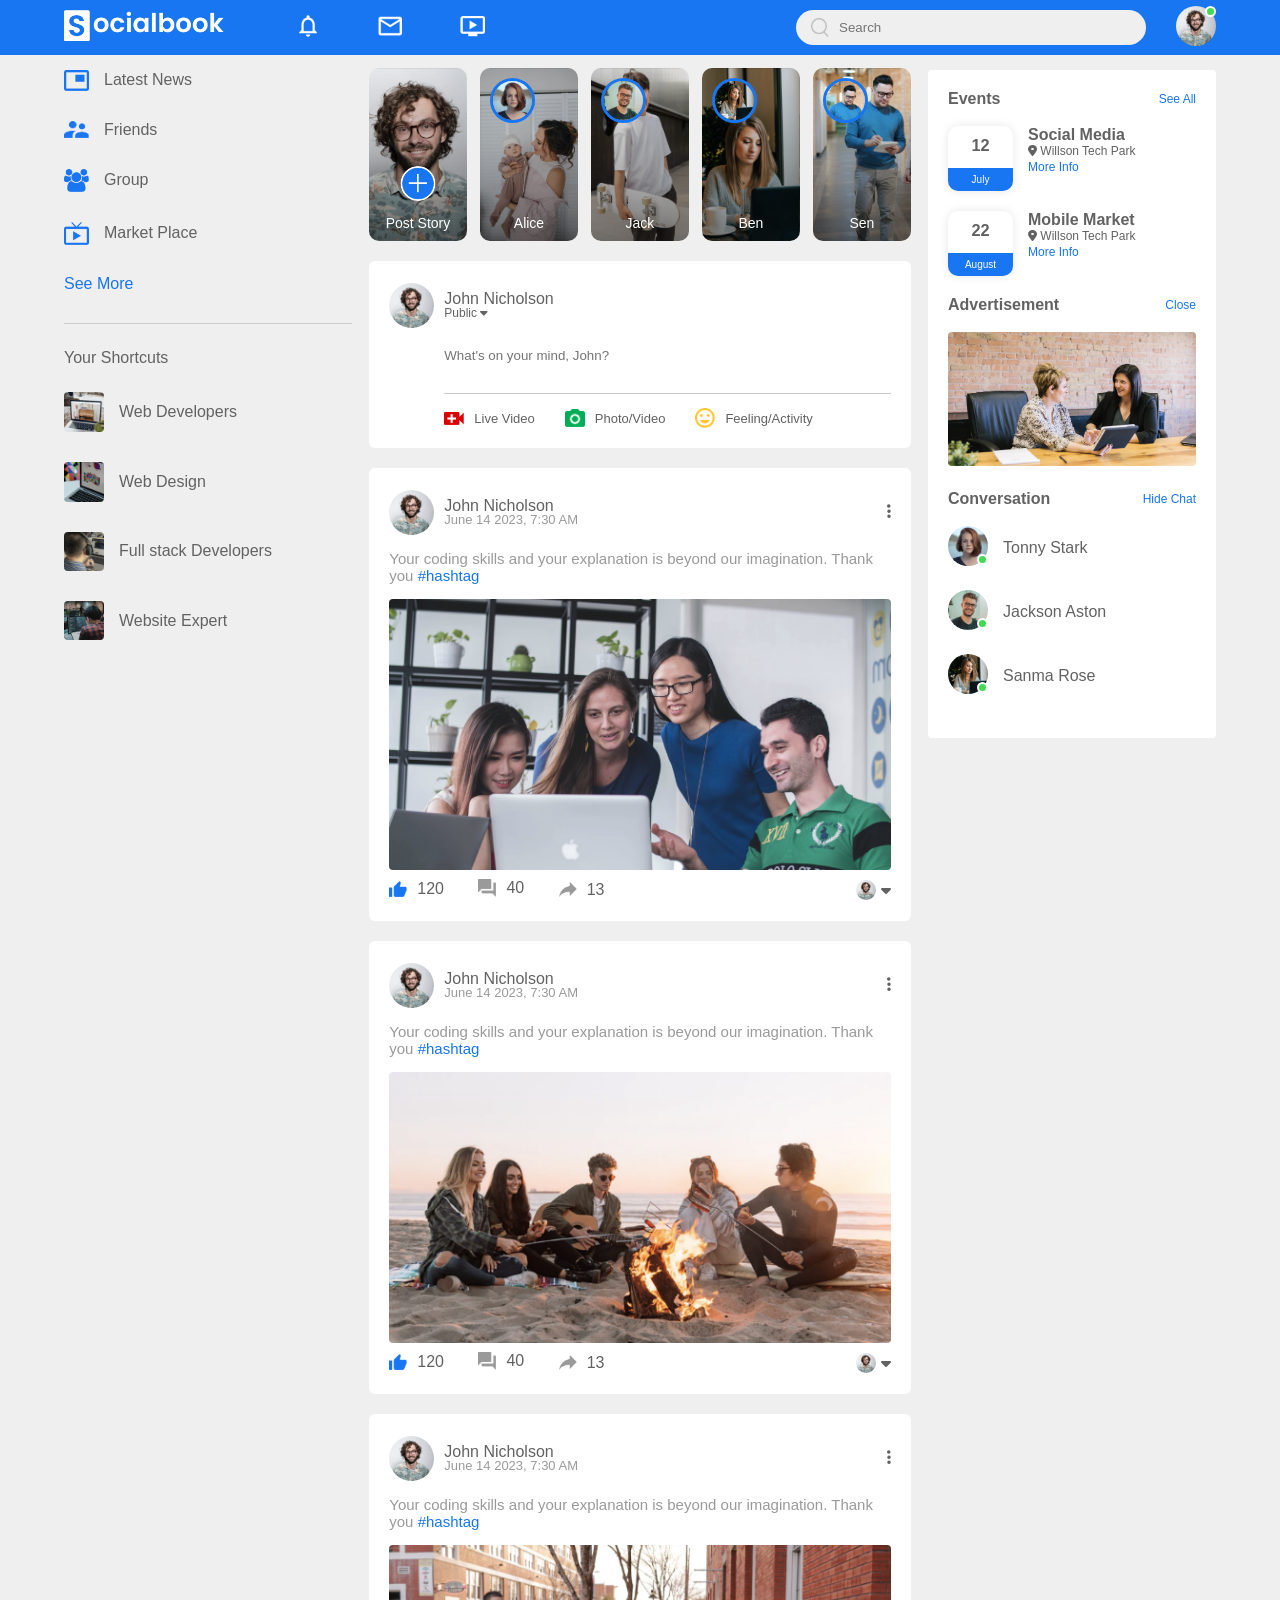
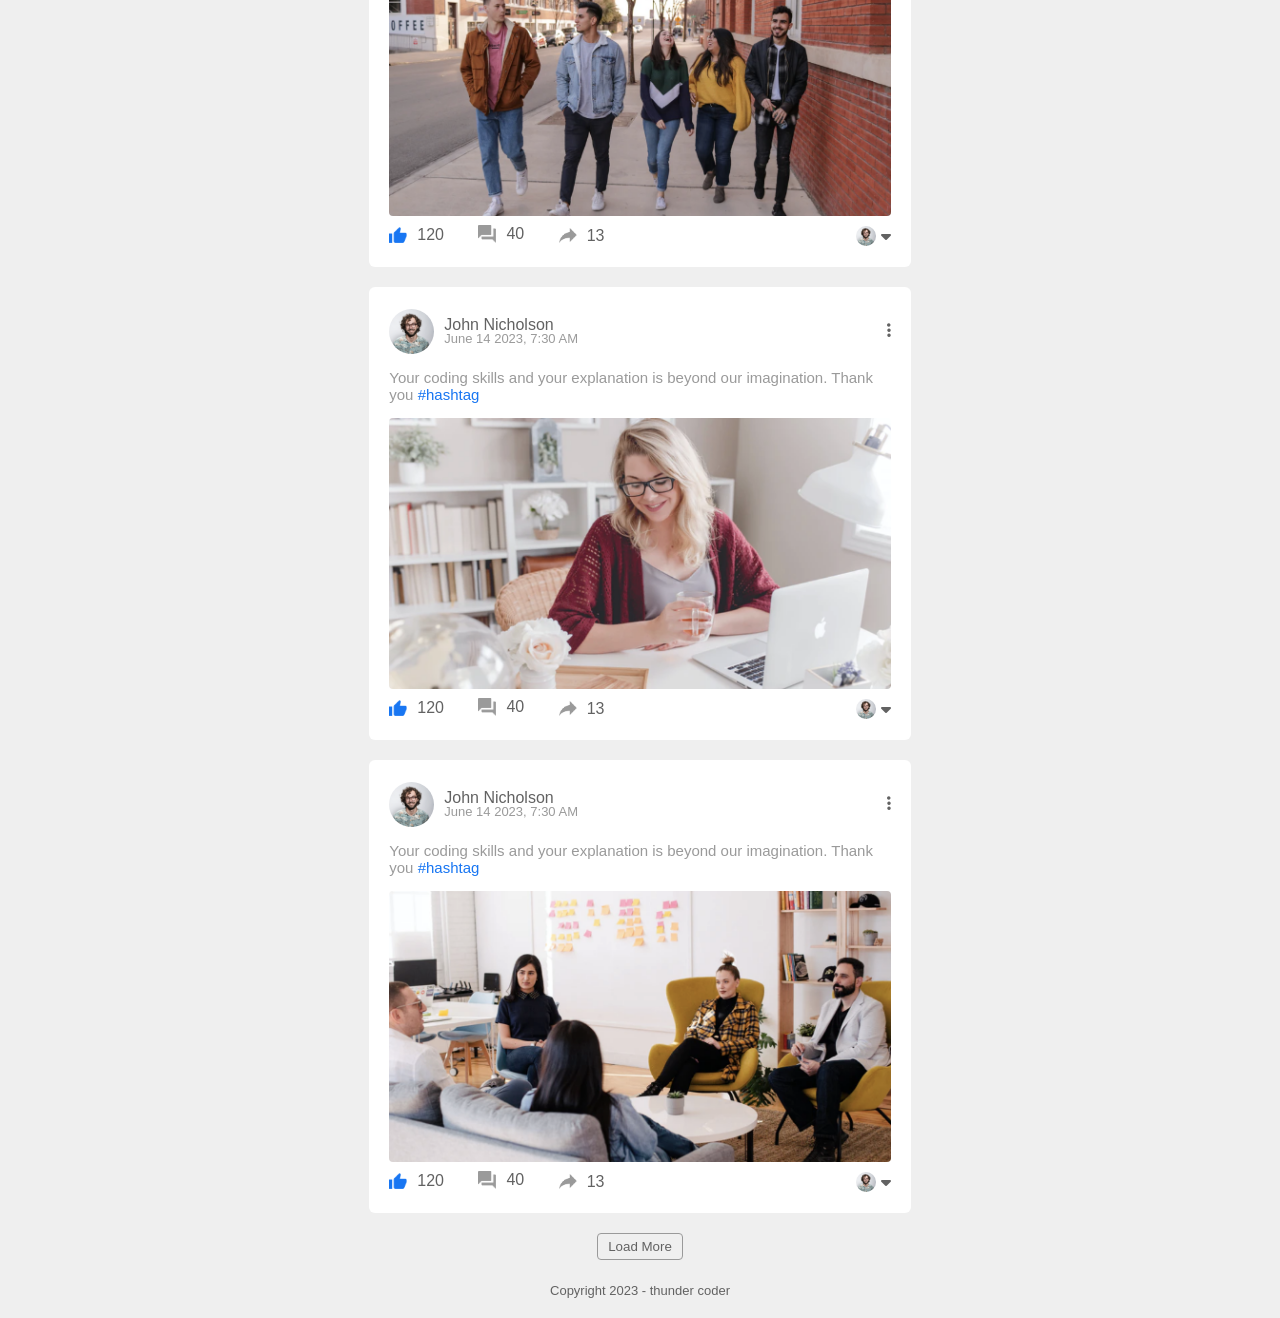
<file: index.html>
<!DOCTYPE html>
<html lang="en">
  <head>
    <meta charset="UTF-8" />
    <meta name="viewport" content="width=device-width, initial-scale=1.0" />
    <title>Social Book</title>
    <link rel="stylesheet" href="css/style.css" />
    <link
      rel="stylesheet"
      href="https://cdnjs.cloudflare.com/ajax/libs/font-awesome/6.5.1/css/all.min.css"
    />
  </head>
  <body>
    <nav>
      <div class="nav-left">
        <a href="index.html">
        <img src="images/logo.png" class="logo" />
      </a>
        <ul>
          <li><img src="images/notification.png" /></li>
          <li><img src="images/inbox.png" /></li>
          <li><img src="images/video.png" /></li>
        </ul>
      </div>

      <div class="nav-right">
        <div class="search-box">
          <img src="images/search.png" />
          <input type="text" placeholder="Search" />
        </div>
        <div class="nav-user-icon online" onclick="settingsMenuToggle()">
          <img src="images/profile-pic.png" alt="" />
        </div>
      </div>
      <!----------------------       side menu       --------------- -->
      <div class="settings-menu">
        <div id="dark-btn">
            <span></span>
        </div>



        <div class="setting-menu-inner">
          <div class="user-profile">
            <img src="images/profile-pic.png" />
            <div>
              <p>John Nicholson</p>
              <a href="profile.html">See your profile</a>
            </div>
          </div>
          <hr>
          <div class="user-profile">
            <img src="images/feedback.png" />
            <div>
              <p>Give Feedback</p>
              <a href="#">Help us to improve it</a>
            </div>
          </div>
          <hr>
          <div class="setting-links">
            <img src="images/setting.png" class="settings-icon">
            <a href="#">Setting & Peivacy <img src="images/arrow.png" width="10px"></a>
          </div>
          <div class="setting-links">
            <img src="images/help.png" class="settings-icon">
            <a href="#">Help & Support <img src="images/arrow.png" width="10px"></a>
          </div>
          <div class="setting-links">
            <img src="images/display.png" class="settings-icon">
            <a href="#">Display & Accesibility <img src="images/arrow.png" width="10px"></a>
          </div>
          <div class="setting-links">
            <img src="images/logout.png" class="settings-icon">
            <a href="#">Logout <img src="images/arrow.png" width="10px"></a>
          </div>
        </div>
      </div>
    </nav>

    <div class="container">
      <!-------------------- left-slidebar --------------->
      <div class="left-slidebar">
        <div class="imp-links">
          <a href="#"><img src="images/news.png" /> Latest News</a>
          <a href="#"><img src="images/friends.png" />Friends</a>
          <a href="#"><img src="images/group.png" />Group</a>
          <a href="#"><img src="images/watch.png" /> Market Place</a>
          <a href="#">See More</a>
        </div>
        <div class="shortcut-link">
          <p>Your Shortcuts</p>
          <a href="#"><img src="images/shortcut-1.png" />Web Developers </a>
          <a href="#"><img src="images/shortcut-2.png" />Web Design </a>
          <a href="#"
            ><img src="images/shortcut-3.png" />Full stack Developers</a
          >
          <a href="#"><img src="images/shortcut-4.png" />Website Expert </a>
        </div>
      </div>

      <!-------------------- main-content --------------->
      <div class="main-content">
        <div class="story-gallery">
          <div class="story story1">
            <img src="images/upload.png" />
            <p>Post Story</p>
          </div>

          <div class="story story2">
            <img src="images/member-1.png" />
            <p>Alice</p>
          </div>

          <div class="story story3">
            <img src="images/member-2.png" />
            <p>Jack</p>
          </div>

          <div class="story story4">
            <img src="images/member-3.png" />
            <p>Ben</p>
          </div>

          <div class="story story5">
            <img src="images/member-4.png" />
            <p>Sen</p>
          </div>
        </div>

        <div class="write-post-container">
          <div class="user-profile">
            <img src="images/profile-pic.png" />
            <div>
              <p>John Nicholson</p>
              <small>Public <i class="fa fa-caret-down"></i></small>
            </div>
          </div>

          <div class="post-input-container">
            <textarea
              rows="3"
              placeholder="What's on your mind, John?"
            ></textarea>

            <div class="add-post-links">
              <a href="#"><img src="images/live-video.png" />Live Video</a>
              <a href="#"><img src="images/photo.png" />Photo/Video</a>
              <a href="#"><img src="images/feeling.png" />Feeling/Activity</a>
            </div>
          </div>
        </div>

        <div class="post-container">
          <div class="post-row">
            <div class="user-profile">
              <img src="images/profile-pic.png" />
              <div>
                <p>John Nicholson</p>
                <span>June 14 2023, 7:30 AM</span>
              </div>
            </div>
            <a href="#"><i class="fa fa-ellipsis-v"></i></a>
          </div>
          <p class="post-text">
            Your coding skills and your explanation is beyond our imagination.
            Thank you <a href="#">#hashtag</a>
          </p>
          <img src="images/feed-image-1.png" class="post-img" />

          <div class="post-row">
            <div class="activity-icons">
              <div><img src="images/like-blue.png" />120</div>
              <div><img src="images/comments.png" />40</div>
              <div><img src="images/share.png" />13</div>
            </div>
            <div class="post-profile-icon">
              <img src="images/profile-pic.png" alt="" />
              <i class="fa fa-caret-down"></i>
            </div>
          </div>
        </div>

        <div class="post-container">
          <div class="post-row">
            <div class="user-profile">
              <img src="images/profile-pic.png" />
              <div>
                <p>John Nicholson</p>
                <span>June 14 2023, 7:30 AM</span>
              </div>
            </div>
            <a href="#"><i class="fa fa-ellipsis-v"></i></a>
          </div>
          <p class="post-text">
            Your coding skills and your explanation is beyond our imagination.
            Thank you <a href="#">#hashtag</a>
          </p>
          <img src="images/feed-image-2.png" class="post-img" />

          <div class="post-row">
            <div class="activity-icons">
              <div><img src="images/like-blue.png" />120</div>
              <div><img src="images/comments.png" />40</div>
              <div><img src="images/share.png" />13</div>
            </div>
            <div class="post-profile-icon">
              <img src="images/profile-pic.png" alt="" />
              <i class="fa fa-caret-down"></i>
            </div>
          </div>
        </div>

        <div class="post-container">
          <div class="post-row">
            <div class="user-profile">
              <img src="images/profile-pic.png" />
              <div>
                <p>John Nicholson</p>
                <span>June 14 2023, 7:30 AM</span>
              </div>
            </div>
            <a href="#"><i class="fa fa-ellipsis-v"></i></a>
          </div>
          <p class="post-text">
            Your coding skills and your explanation is beyond our imagination.
            Thank you <a href="#">#hashtag</a>
          </p>
          <img src="images/feed-image-3.png" class="post-img" />

          <div class="post-row">
            <div class="activity-icons">
              <div><img src="images/like-blue.png" />120</div>
              <div><img src="images/comments.png" />40</div>
              <div><img src="images/share.png" />13</div>
            </div>
            <div class="post-profile-icon">
              <img src="images/profile-pic.png" alt="" />
              <i class="fa fa-caret-down"></i>
            </div>
          </div>
        </div>

        <div class="post-container">
          <div class="post-row">
            <div class="user-profile">
              <img src="images/profile-pic.png" />
              <div>
                <p>John Nicholson</p>
                <span>June 14 2023, 7:30 AM</span>
              </div>
            </div>
            <a href="#"><i class="fa fa-ellipsis-v"></i></a>
          </div>
          <p class="post-text">
            Your coding skills and your explanation is beyond our imagination.
            Thank you <a href="#">#hashtag</a>
          </p>
          <img src="images/feed-image-4.png" class="post-img" />

          <div class="post-row">
            <div class="activity-icons">
              <div><img src="images/like-blue.png" />120</div>
              <div><img src="images/comments.png" />40</div>
              <div><img src="images/share.png" />13</div>
            </div>
            <div class="post-profile-icon">
              <img src="images/profile-pic.png" alt="" />
              <i class="fa fa-caret-down"></i>
            </div>
          </div>
        </div>

        <div class="post-container">
          <div class="post-row">
            <div class="user-profile">
              <img src="images/profile-pic.png" />
              <div>
                <p>John Nicholson</p>
                <span>June 14 2023, 7:30 AM</span>
              </div>
            </div>
            <a href="#"><i class="fa fa-ellipsis-v"></i></a>
          </div>
          <p class="post-text">
            Your coding skills and your explanation is beyond our imagination.
            Thank you <a href="#">#hashtag</a>
          </p>
          <img src="images/feed-image-5.png" class="post-img" />

          <div class="post-row">
            <div class="activity-icons">
              <div><img src="images/like-blue.png" />120</div>
              <div><img src="images/comments.png" />40</div>
              <div><img src="images/share.png" />13</div>
            </div>
            <div class="post-profile-icon">
              <img src="images/profile-pic.png" alt="" />
              <i class="fa fa-caret-down"></i>
            </div>
          </div>
        </div>

        <button type="button" class="load-more-btn">Load More</button>
      </div>

      <!-------------------- right-slidebar --------------->
      <div class="right-slidebar">
        <div class="sidebar-title">
          <h4>Events</h4>
          <a href="#">See All</a>
        </div>

        <div class="event">
          <div class="left-event">
            <h3>12</h3>
            <span>July</span>
          </div>

          <div class="right-event">
            <h4>Social Media</h4>
            <p><i class="fa-solid fa-location-dot"></i> Willson Tech Park</p>
            <a href="#">More Info</a>
          </div>
        </div>
        <div class="event">
          <div class="left-event">
            <h3>22</h3>
            <span>August</span>
          </div>

          <div class="right-event">
            <h4>Mobile Market</h4>
            <p><i class="fa-solid fa-location-dot"></i> Willson Tech Park</p>
            <a href="#">More Info</a>
          </div>
        </div>
        <div class="sidebar-title">
          <h4>Advertisement</h4>
          <a href="#">Close</a>
        </div>
        <img src="images/advertisement.png" class="sidebar-ads" />

        <div class="sidebar-title">
          <h4>Conversation</h4>
          <a href="#">Hide Chat</a>
        </div>

        <div class="online-list">
          <div class="online">
            <img src="images/member-1.png" />
          </div>
          <p>Tonny Stark</p>
        </div>

        <div class="online-list">
          <div class="online">
            <img src="images/member-2.png" />
          </div>
          <p>Jackson Aston</p>
        </div>
        <div class="online-list">
          <div class="online">
            <img src="images/member-3.png" />
          </div>
          <p>Sanma Rose</p>
        </div>
      </div>
    </div>

    <div class="footer">
      <p>Copyright 2023 - thunder coder</p>
    </div>

<script src="script.js"></script>
</body>
</html>
</file>
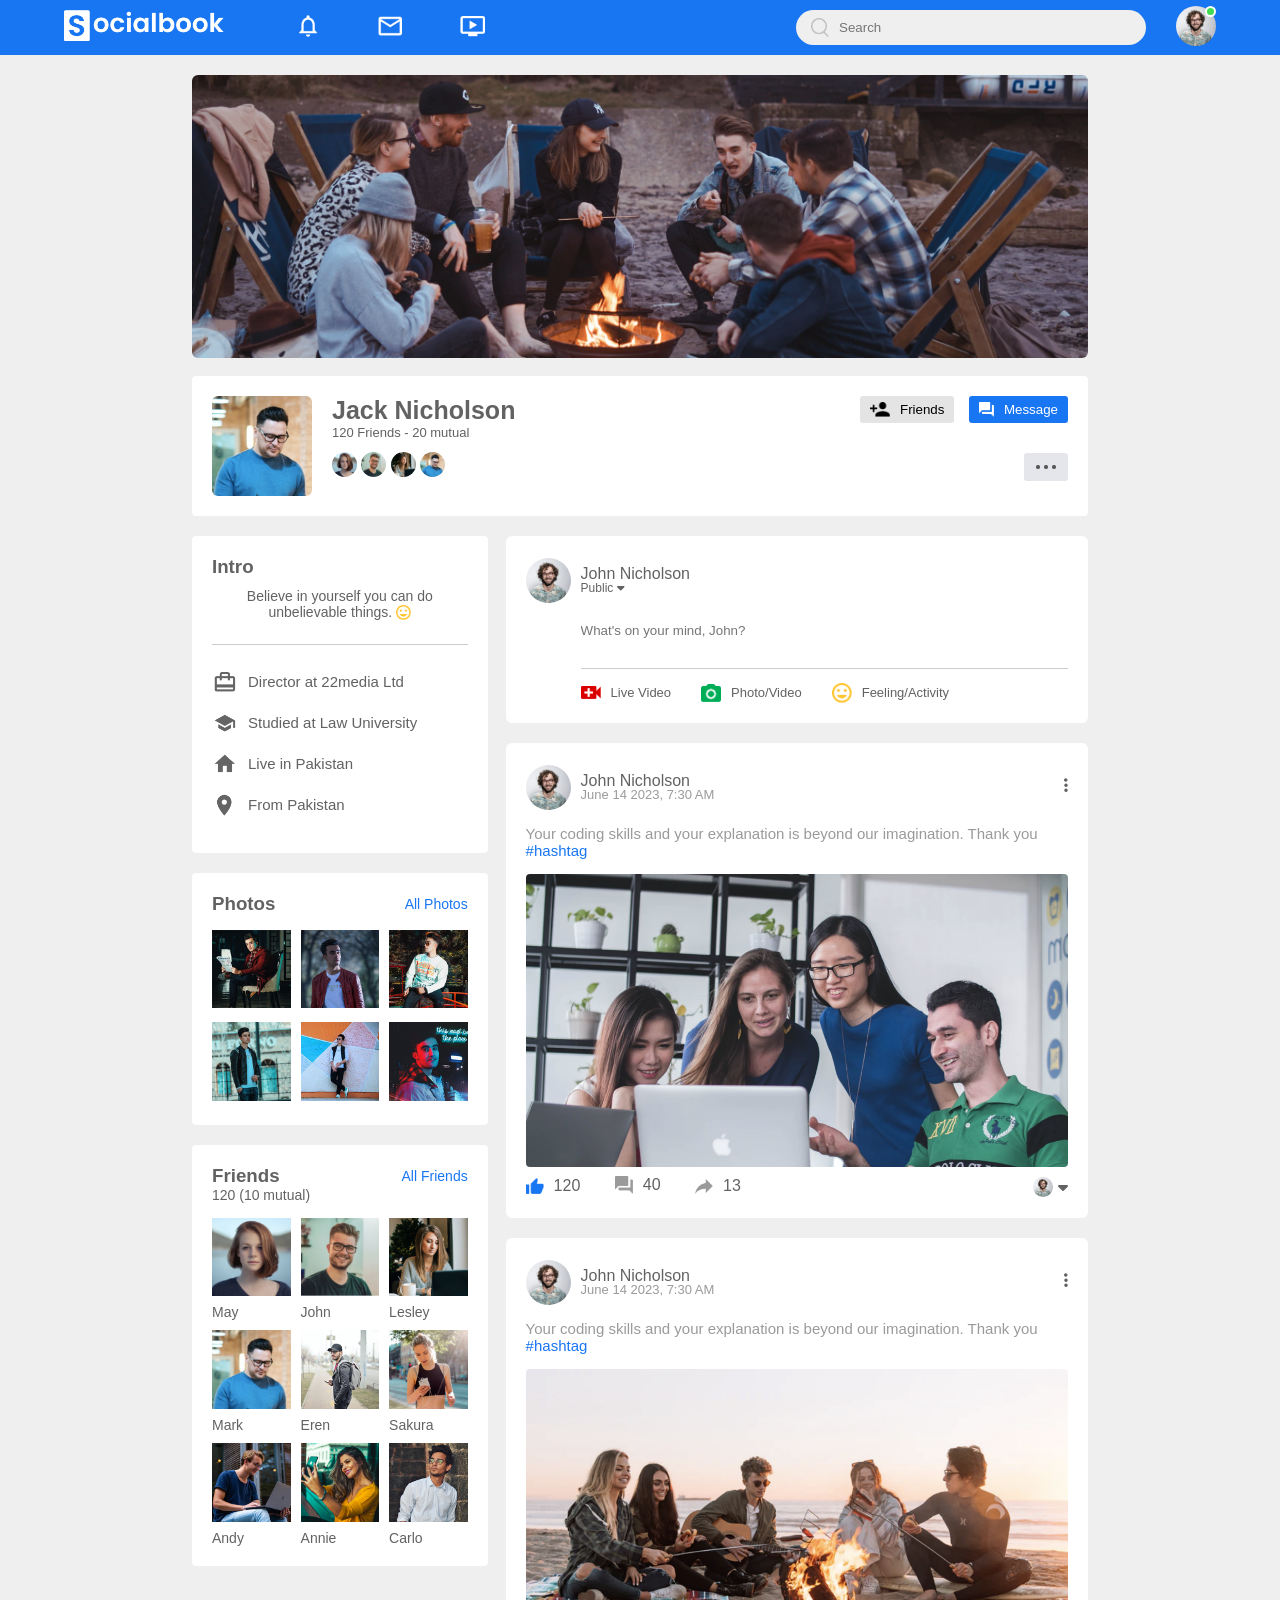
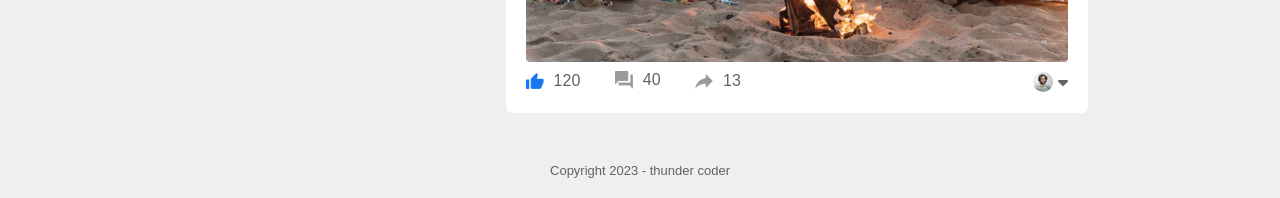
<file: profile.html>
<!DOCTYPE html>
<html lang="en">
  <head>
    <meta charset="UTF-8" />
    <meta name="viewport" content="width=device-width, initial-scale=1.0" />
    <title>Social Book</title>
    <link rel="stylesheet" href="css/style.css">
    <link rel="stylesheet" href="css/profile.css">
    <link
      rel="stylesheet"
      href="https://cdnjs.cloudflare.com/ajax/libs/font-awesome/6.5.1/css/all.min.css"
    />
  </head>
  <body>
    <nav>
      <div class="nav-left">
        <a href="index.html">
        <img src="images/logo.png" class="logo" />
      </a>
        <ul>
          <li><img src="images/notification.png" /></li>
          <li><img src="images/inbox.png" /></li>
          <li><img src="images/video.png" /></li>
        </ul>
      </div>

      <div class="nav-right">
        <div class="search-box">
          <img src="images/search.png" />
          <input type="text" placeholder="Search" />
        </div>
        <div class="nav-user-icon online" onclick="settingsMenuToggle()">
          <img src="images/profile-pic.png" alt="" />
        </div>
      </div>
      <!----------------------       side menu       --------------- -->
      <div class="settings-menu">
        <div id="dark-btn">
            <span></span>
        </div>



        <div class="setting-menu-inner">
          <div class="user-profile">
            <img src="images/profile-pic.png" />
            <div>
              <p>John Nicholson</p>
              <a href="profile.html">See your profile</a>
            </div>
          </div>
          <hr>
          <div class="user-profile">
            <img src="images/feedback.png" />
            <div>
              <p>Give Feedback</p>
              <a href="#">Help us to improve it</a>
            </div>
          </div>
          <hr>
          <div class="setting-links">
            <img src="images/setting.png" class="settings-icon">
            <a href="#">Setting & Peivacy <img src="images/arrow.png" width="10px"></a>
          </div>
          <div class="setting-links">
            <img src="images/help.png" class="settings-icon">
            <a href="#">Help & Support <img src="images/arrow.png" width="10px"></a>
          </div>
          <div class="setting-links">
            <img src="images/display.png" class="settings-icon">
            <a href="#">Display & Accesibility <img src="images/arrow.png" width="10px"></a>
          </div>
          <div class="setting-links">
            <img src="images/logout.png" class="settings-icon">
            <a href="#">Logout <img src="images/arrow.png" width="10px"></a>
          </div>
        </div>
      </div>
    </nav>

    <!------------         profile page           --------------- -->

    <div class="profile-container">
        <img src="images/cover.png" class="cover-img">
        <div class="profile-detail">
            <div class="pd-left">
                <div class="pd-row">
                    <img src="images/profile.png" class="pd-img">
                    <div>
                        <h3>Jack Nicholson</h3>
                        <p>120 Friends - 20 mutual</p>
                        <img src="images/member-1.png">
                        <img src="images/member-2.png">
                        <img src="images/member-3.png">
                        <img src="images/member-4.png">
                        
                    </div>
                </div>
            </div>
            <div class="pd-right">

              <button type="button"><img src="images/add-friends.png" alt=""> Friends</button>
              <button type="button"><img src="images/message.png" alt=""> Message</button>

              <br>
              <a href="#"><img src="images/more.png"></a>

            </div>
        </div>

        <div class="profile-info">
          <div class="info-col">

            <div class="profile-intro">
              <h3>Intro</h3>
              <p class="intro-text">Believe in yourself you can do unbelievable things.
                <img src="images/feeling.png">
              </p>
              <hr>
              <ul>
                <li><img src="images/profile-job.png"> Director at 22media Ltd</li>
                <li><img src="images/profile-study.png"> Studied at Law University</li>
                <li><img src="images/profile-home.png"> Live in Pakistan</li>
                <li><img src="images/profile-location.png"> From Pakistan</li>
              </ul>
            </div>

            <div class="profile-intro">
              <div class="title-box">
                <h3>Photos</h3>
              <a href="#">All Photos</a>
              </div>
              
              <div class="photo-box">
                <div><img src="images/photo1.png"></div>
                <div><img src="images/photo2.png"></div>
                <div><img src="images/photo3.png"></div>
                <div><img src="images/photo4.png"></div>
                <div><img src="images/photo5.png"></div>
                <div><img src="images/photo6.png"></div>
              </div>
            </div>

            <div class="profile-intro">
              <div class="title-box">
                <h3>Friends</h3>
              <a href="#">All Friends</a>
              </div>
              <p>120 (10 mutual)</p>
              
              <div class="friends-box">
                <div><img src="images/member-1.png"><p>May</p></div>
                <div><img src="images/member-2.png"><p>John</p></div>
                <div><img src="images/member-3.png"><p>Lesley</p></div>
                <div><img src="images/member-4.png"><p>Mark</p></div>
                <div><img src="images/member-5.png"><p>Eren</p></div>
                <div><img src="images/member-6.png"><p>Sakura</p></div>
                <div><img src="images/member-7.png"><p>Andy</p></div>
                <div><img src="images/member-8.png"><p>Annie</p></div>
                <div><img src="images/member-9.png"><p>Carlo</p></div>
              </div>
            </div>



          </div>

          <div class="post-col">
            <div class="write-post-container">
              <div class="user-profile">
                <img src="images/profile-pic.png" />
                <div>
                  <p>John Nicholson</p>
                  <small>Public <i class="fa fa-caret-down"></i></small>
                </div>
              </div>
    
              <div class="post-input-container">
                <textarea
                  rows="3"
                  placeholder="What's on your mind, John?"
                ></textarea>
    
                <div class="add-post-links">
                  <a href="#"><img src="images/live-video.png" />Live Video</a>
                  <a href="#"><img src="images/photo.png" />Photo/Video</a>
                  <a href="#"><img src="images/feeling.png" />Feeling/Activity</a>
                </div>
              </div>
            </div>

            <div class="post-container">
              <div class="post-row">
                <div class="user-profile">
                  <img src="images/profile-pic.png" />
                  <div>
                    <p>John Nicholson</p>
                    <span>June 14 2023, 7:30 AM</span>
                  </div>
                </div>
                <a href="#"><i class="fa fa-ellipsis-v"></i></a>
              </div>
              <p class="post-text">
                Your coding skills and your explanation is beyond our imagination.
                Thank you <a href="#">#hashtag</a>
              </p>
              <img src="images/feed-image-1.png" class="post-img" />
    
              <div class="post-row">
                <div class="activity-icons">
                  <div><img src="images/like-blue.png" />120</div>
                  <div><img src="images/comments.png" />40</div>
                  <div><img src="images/share.png" />13</div>
                </div>
                <div class="post-profile-icon">
                  <img src="images/profile-pic.png" alt="" />
                  <i class="fa fa-caret-down"></i>
                </div>
              </div>
            </div>
    
            <div class="post-container">
              <div class="post-row">
                <div class="user-profile">
                  <img src="images/profile-pic.png" />
                  <div>
                    <p>John Nicholson</p>
                    <span>June 14 2023, 7:30 AM</span>
                  </div>
                </div>
                <a href="#"><i class="fa fa-ellipsis-v"></i></a>
              </div>
              <p class="post-text">
                Your coding skills and your explanation is beyond our imagination.
                Thank you <a href="#">#hashtag</a>
              </p>
              <img src="images/feed-image-2.png" class="post-img" />
    
              <div class="post-row">
                <div class="activity-icons">
                  <div><img src="images/like-blue.png" />120</div>
                  <div><img src="images/comments.png" />40</div>
                  <div><img src="images/share.png" />13</div>
                </div>
                <div class="post-profile-icon">
                  <img src="images/profile-pic.png" alt="" />
                  <i class="fa fa-caret-down"></i>
                </div>
              </div>
            </div>
    
            
            
          </div>
        </div>





    </div>

    

    <div class="footer">
      <p>Copyright 2023 - thunder coder</p>
    </div>

<script src="script.js"></script>
</body>
</html>
</file>
<file: css/style.css>
:root{
    --online:#41db51;
    --heavy-text:#626262;
    --body-color:#efefef;
    --secondary:#1876f2;
    --primary:#efefef;
    --bg-color:#fff;

    --nav-color:#1876f2;
    --body-color:#efefef;
    --bgg-color:#fff;
    
}
.dark-theme{
    --nav-color:#000;
    --body-color:#0a0a0a;
    --bgg-color:#000;
}



*{
    padding: 0;
    margin: 0;
    box-sizing: border-box;
    font-family: "Poppins",sans-serif;
}
body{
    background: var(--body-color);
    transition: background 0.5s;
}


     /* \\\\\\\\\\\\\\\\\        NAVBAR        \\\\\\\\\\\\\\\\\\\\\\ */  



 nav{
    display: flex;
    align-items: center;
    justify-content: space-between;
    background: var(--nav-color);
    padding: 5px 5%;
    position: sticky;
    top: 0;
    z-index: 100;
}
.logo{
    width: 160px;
    margin-right: 45px;
}
.nav-left,.nav-right{
    display: flex;
    align-items: center;
}
.nav-left ul li{
    list-style: none;
    display: inline-block;
}
.nav-left ul li img{
    width: 28px;
    margin: 0 25px;
}
.nav-user-icon{
    margin-left: 30px;
}
.nav-user-icon img{
    width: 40px;
    border-radius: 50%;
    cursor: pointer;
}
.search-box{
    background: var(--primary);
    width: 350px;
    border-radius: 20px;
    display: flex;
    align-items: center;
    padding: 0 15px;
}
.search-box img{
    width: 18px;
}
.search-box input{
    width: 100%;
    background: transparent;
    padding: 10px;
    outline: none;
    border: 0;
}
.online{
    position: relative;
}
.online::after{
    content: '';
    width: 7px;
    height: 7px;
    border: 2px solid #fff;
    border-radius: 50%;
    background: var(--online);
    position: absolute;
    top: 0;
    right: 0;
}

    /*\\\\\\\\\\\\\\\               MAIN          \\\\\\\\\\\\\\\\\\\\\\\\ */


.container{
    display: flex;
    justify-content: space-between;
    padding: 13px 5%;
}
.left-slidebar{
    flex-basis: 25%;
    position: sticky;
    top: 70px;
    align-self: flex-start;
    
}
.right-slidebar{
    flex-basis: 25%;
    position: sticky;
    top: 70px;
    align-self: flex-start;
    background: var(--bgg-color);
    padding: 20px;
    border-radius: 4px;
    color: var(--heavy-text);
    
}
.main-content{
    flex-basis: 47%;
}
.imp-links a, .shortcut-link a{ 
   text-decoration: none;
   display: flex;
   align-items: center;
   margin-bottom: 30px;
   color: var(--heavy-text);
   width: fit-content;
}
.imp-links a img{
    width: 25px;
    margin-right: 15px;
}
.imp-links a:last-child{
    color: var(--secondary);
}
.imp-links{
    border-bottom:1px solid #ccc ;
}
.shortcut-link a img{
   width: 40px;
   border-radius: 4px;
   margin-right: 15px;
}
.shortcut-link p{
    margin: 25px 0;
    color: var(--heavy-text);
}

.sidebar-title{
    display: flex;
    align-items: center;
    justify-content: space-between;
    margin-bottom: 18px;
}
.right-slidebar h4{
    font-weight: 600;
    font-size: 16px;
}
.sidebar-title a{
    text-decoration: none;
    font-size: 12px;
    color: var(--secondary);
}
.event{
    display: flex;
    font-size: 14px;
    margin-bottom: 20px;
}
.left-event{
    border-radius: 10px;
    height: 65px;
    width: 65px;
    margin-right: 15px;
    padding-top: 10px;
    text-align: center;
    position: relative;
    overflow: hidden;
    box-shadow: 0 0 10px rgba(0,0,0,0.1);

}
.event p{
    font-size: 12px;
}
.event a{
    font-size: 12px;
    text-decoration: none;
    color: var(--secondary);
}
.left-event span{
    position: absolute;
    bottom: 0;
    left: 0;
    width: 100%;
    color: #fff;
    background: var(--secondary);
    font-size: 10px;
    padding: 6px 0;
}
.sidebar-ads{
    width: 100%;
    margin-bottom: 20px;
    border-radius: 4px;
}
.online-list{
    display: flex;
    align-items: center;
    margin-bottom: 20px;
}
.online-list .online img{
    width: 40px;
    border-radius: 50%;
}
.online-list .online{
    width: 40px;
    border-radius: 50%;
    margin-right: 15px;
}
.online-list .online::after{
    top: unset;
    bottom: 5px;
}



/*\\\\\\\\\\\\\\\\\\\\\      MAIN       \\\\\\\\\\\\\\\\\\\*/



.story-gallery{
    display: flex;
    justify-content: space-between;
    margin-bottom: 20px;
}
.story{
    flex-basis: 18%;
    padding-top: 32%;
    position: relative;
    background-position: center;
    background-size: cover;
    border-radius: 10px;
    

}
.story img{
    position: absolute;
    width: 45px;
    border-radius: 50%;
    border: 3px solid var(--secondary);
    top: 10px;
    left: 10px;
    
}
.story p{
    position: absolute;
    bottom: 10px;
    width: 100%;
    text-align: center;
    color: #fff;
    font-size: 14px;
}
.story1{
    background-image: linear-gradient(transparent, rgba(0,0,0,0.5)) ,url(../images/status-1.png);
}
.story2{
    background-image: linear-gradient(transparent, rgba(0,0,0,0.5)) ,url(../images/status-2.png);
}
.story3{
    background-image: linear-gradient(transparent, rgba(0,0,0,0.5)) ,url(../images/status-3.png);
}
.story4{
    background-image: linear-gradient(transparent, rgba(0,0,0,0.5)) ,url(../images/status-4.png);
}
.story5{
    background-image: linear-gradient(transparent, rgba(0,0,0,0.5)) ,url(../images/status-5.png);
}

.story.story1 img{
    top: unset;
    left: 50%;
    bottom: 40px;
    transform: translateX(-50%);
    width: 35px;
    border: 0;
}

.write-post-container{
    width: 100%;
    background: var(--bgg-color);
    border-radius: 6px;
    padding: 20px;
    columns: var(--heavy-text);
}
.user-profile:nth-child(1){
    margin-top: 2px;
}
.user-profile{
    display: flex;
    align-items: center;
}
.user-profile img{
    width: 45px;
    border-radius: 50%;
    margin-right: 10px;
}
.user-profile p{
    margin-bottom: -5px;
    font-weight: 500;
    color: var(--heavy-text);
    margin-right: 10px;
    
}
.user-profile small{
    font-size: 12px;
    color: var(--heavy-text);
}
.post-input-container{
    padding-left:55px;
    padding-top: 20px;
}
.post-input-container textarea{
    width: 100%;
    border: 0;
    outline: 0;
    border-bottom:1px solid #ccc;
    background: var(--bgg-color);
    resize: none;
}
.add-post-links{
    display: flex;
    margin-top: 10px;
}
.add-post-links a{
    text-decoration: none;
    display: flex;
    align-items: center;
    color: var(--heavy-text);
    margin-right: 30px;
    font-size: 13px;
}
.add-post-links a img{
    width: 20px;
    margin-right: 10px;
}
.post-container{
    width: 100%;
    background:var(--bgg-color);
    border-radius:6px;
    padding: 20px;
    margin: 20px 0;
    color: var(--heavy-text);
}
.user-profile span{
    font-size: 13px;
    color: #9a9a9a;
}
.post-text{
    color: #9a9a9a;
    margin: 15px 0;
    font-size: 15px;
}
.post-text a{
    text-decoration: none;
    color: var(--secondary);
}
.post-img{
    width: 100%;
    border-radius: 4px;
    margin-bottom: 5px;
}
.post-row{
    display: flex;
    align-items: center;
    justify-content: space-between;
}
.activity-icons div img{
    width: 18px;
    margin-right: 10px;
}
.activity-icons div{
    display: inline-flex;
    align-items: center;
    margin-right: 30px;
    cursor: pointer;
}
.post-profile-icon{
    display: flex;
    align-items: center;
}
.post-profile-icon img{
    width: 20px;
    border-radius: 50%;
    margin-right: 5px;
}
.post-row a{
    color: var(--heavy-text);
    
}
.load-more-btn{
    display: block;
    margin: auto;
    cursor: pointer;
    padding: 5px 10px;
    border: 1px solid #9a9a9a;
    color: var(--heavy-text);
    background: transparent;
    border-radius: 4px;
}

.footer{
    text-align: center;
    color: var(--heavy-text);
    padding: 10px 0 20px;
    font-size: 13px;
}


.settings-menu{
    position: absolute;
    width: 90%;
    max-width: 350px;
    background: var(--bgg-color);
    box-shadow: 0 0 10px rgb(0, 0,0,0.4);
    border-radius: 4px;
    overflow: hidden;
    top: 55px;
    right: 5%;
    max-height: 0;
    transition: max-height 0.5s;
}
.settings-menu p{
    color: var(--heavy-text);
}
.settings-menu-height{
   max-height: 450px;
}
.user-profile a{
    font-size: 12px;
    color: var(--secondary);
    text-decoration: none;
}
.setting-menu-inner{
    padding: 20px;
}
.settings-menu hr{
    border: 0;
    height: 1px;
    margin: 15px 0;
    background: #b8b6b6;

}

.setting-links{
    display: flex;
    align-items: center;
    margin: 15px 0;
}
.setting-links a{
    display: flex;
    flex: 1;
    align-items: center;
    justify-content: space-between;
    text-decoration: none;
    color: var(--heavy-text);

}
.setting-links .settings-icon{
    width: 38px;
    margin-right: 10px;
    border-radius: 50%;
}
#dark-btn{
    position: absolute;
    top: 20px;
    right: 20px;
    background: #ccc;
    width: 45px;
    border-radius: 15px;
    padding: 2px 3px;
    cursor: pointer;
    display: flex;
    transition: padding-left 0.5s, background 0.5s;
}
#dark-btn span{
    width: 18px;
    height: 18px;
    background: #fff;
    border-radius: 50%;
    display: inline-block;

}
#dark-btn.dark-btn-on{
    padding-left: 23px;
    background: #252525;
}

 /*----------- media query ------------------*/

 @media (max-width:900px){
    .right-slidebar{
        display: none;
    }
    .left-slidebar{
        display: none;
    }
    nav{
        flex-wrap: wrap;
    }
    .search-box{
        display: none;   
    }
    .logo{
        width: 110px;
        margin-right: 20px;
    }
    .nav-left ul li img{
        width: 20px;
        margin: 0 8px;
    }
    .nav-user-icon img{
        width: 30px;
    }
    .nav-user-icon{
        margin-left: 0;
    }
    .add-post-links{
        flex-wrap: wrap;
    }
    .main-content{
        flex-basis: 100%;
    }
    .story img{
        width: 20px;
        border-width: 3px;
    }
    .story p{
        font-size: 10px;
    }
    .story.story1 img{
        width: 20px;
        bottom: 30px;
    }
    .add-post-links a{
        margin-right: 12px;
        font-size: 9px;
    }
    .add-post-links a img{
        width: 16px;
        margin-right: 5px;
    }
    .post-input-container{
        padding-left: 0;
    }
 }
</file>
<file: css/profile.css>
:root{
    --online:#41db51;
    --heavy-text:#626262;
    --body-color:#efefef;

    --nav-color:#1876f2;
    --body-color:#efefef;
    --bgg-color:#fff;
    
}


.profile-container{
    padding: 20px 15%;
    color: #626262;
}
.cover-img{
    width: 100%;
    border-radius: 6px;
    margin-bottom: 14px;
}
.profile-detail{
    background: var(--bgg-color);
    padding: 20px;
    border-radius: 4px;
    display: flex;
    align-items: flex-start;
    justify-content: space-between;
}
.pd-row{
    display: flex;
    align-items: flex-start;
}
.pd-img{
    width: 100px;
    margin-right: 20px;
    border-radius: 6px;
}
.pd-row div h3{
    font-size: 25px;
    font-weight: 600;
}
.pd-row div p{
    font-size: 13px;
}
.pd-row div img{
    width: 25px;
    margin-top: 12px;
    border-radius: 50%;
}
.pd-right button{
    background: #1876f2;
    border: 0;
    outline: 0;
    padding: 6px 10px;
    display: inline-flex;
    align-items: center;
    color: #fff;
    border-radius: 3px;
    margin-left: 10px;
    cursor: pointer;
}
.pd-right button img{
    height: 15px;
    margin-right: 10px;
}
.pd-right button:first-child{
    background: #e4e4e4;
    color: #000;
}
.pd-right{
    text-align: right;
}
.pd-right a{
    background: #e4e6eb;
    border-radius: 3px;
    padding: 12px;
    display: inline-flex;
    margin-top: 30px;
}
.pd-right a img{
    width: 20px;
}
.profile-info{
    display: flex;
    justify-content: flex-start;
    justify-content: space-between;
    margin-top: 20px;
}
.post-col{
    flex-basis: 65%;
}
.info-col{
    flex-basis: 33%;
}
.profile-intro{
    background: var(--bgg-color);
    padding: 20px;
    margin-bottom: 20px;
    border-radius: 4px;
}
.profile-intro h3{
    font-weight: 600;
}
.intro-text{
    text-align: center;
    margin: 10px 0;
    font-size: 15px;
}
.intro-text img{
    width: 15px;
    margin-bottom: -3px;
}
.profile-intro hr{
    border: 0;
    height: 1px;
    background: #ccc;
    margin: 24px 0;
}
.profile-intro ul li{
    list-style: none;
    font-size: 15px;
    margin: 15px 0;
    display: flex;
    align-items: center;
}
.profile-intro ul li img{
    width: 26px;
    margin-right: 10px;
}
.title-box{
    display: flex;
    align-items: center;
    justify-content: space-between;
}
.title-box a{
    text-decoration: none;
    color: #1876f2;
    font-size: 14px;
}
.photo-box{
    display: grid;
    grid-template-columns: repeat(3, auto);
    grid-gap: 10px;
    margin-top: 15px;
}
.photo-box div img{
    width: 100%;
    cursor: pointer;
}
.profile-intro p{
    font-size: 14px;

}
.friends-box{
    display: grid;
    grid-template-columns: repeat(3, auto);
    grid-gap: 10px;
    margin-top: 15px;
}
.friends-box div img{
    width: 100%;
    cursor: pointer;
    padding-bottom: 20px;
}
.friends-box div{
    position: relative;
}
.friends-box p{
    position: absolute;
    bottom: 0;
    left: 0;
}

/*-------------- media query -----------*/

@media (max-width: 990px){
    .profile-container{
        padding: 20px 3%;
    }
    .profile-detail{
        flex-wrap: wrap;
    }
    .pd-right button{
        margin-left: 0;
        margin-right: 10px;
        margin-top: 10px;
    }
    .pd-row div h3{
        font-size: 16px;
    }
    .profile-info{
        flex-wrap: wrap;
    }
    .info-col, .post-col{
        flex-basis: 100%;
    }
    .pd-right a:last-child{
       display: none;
    }
}
</file>
